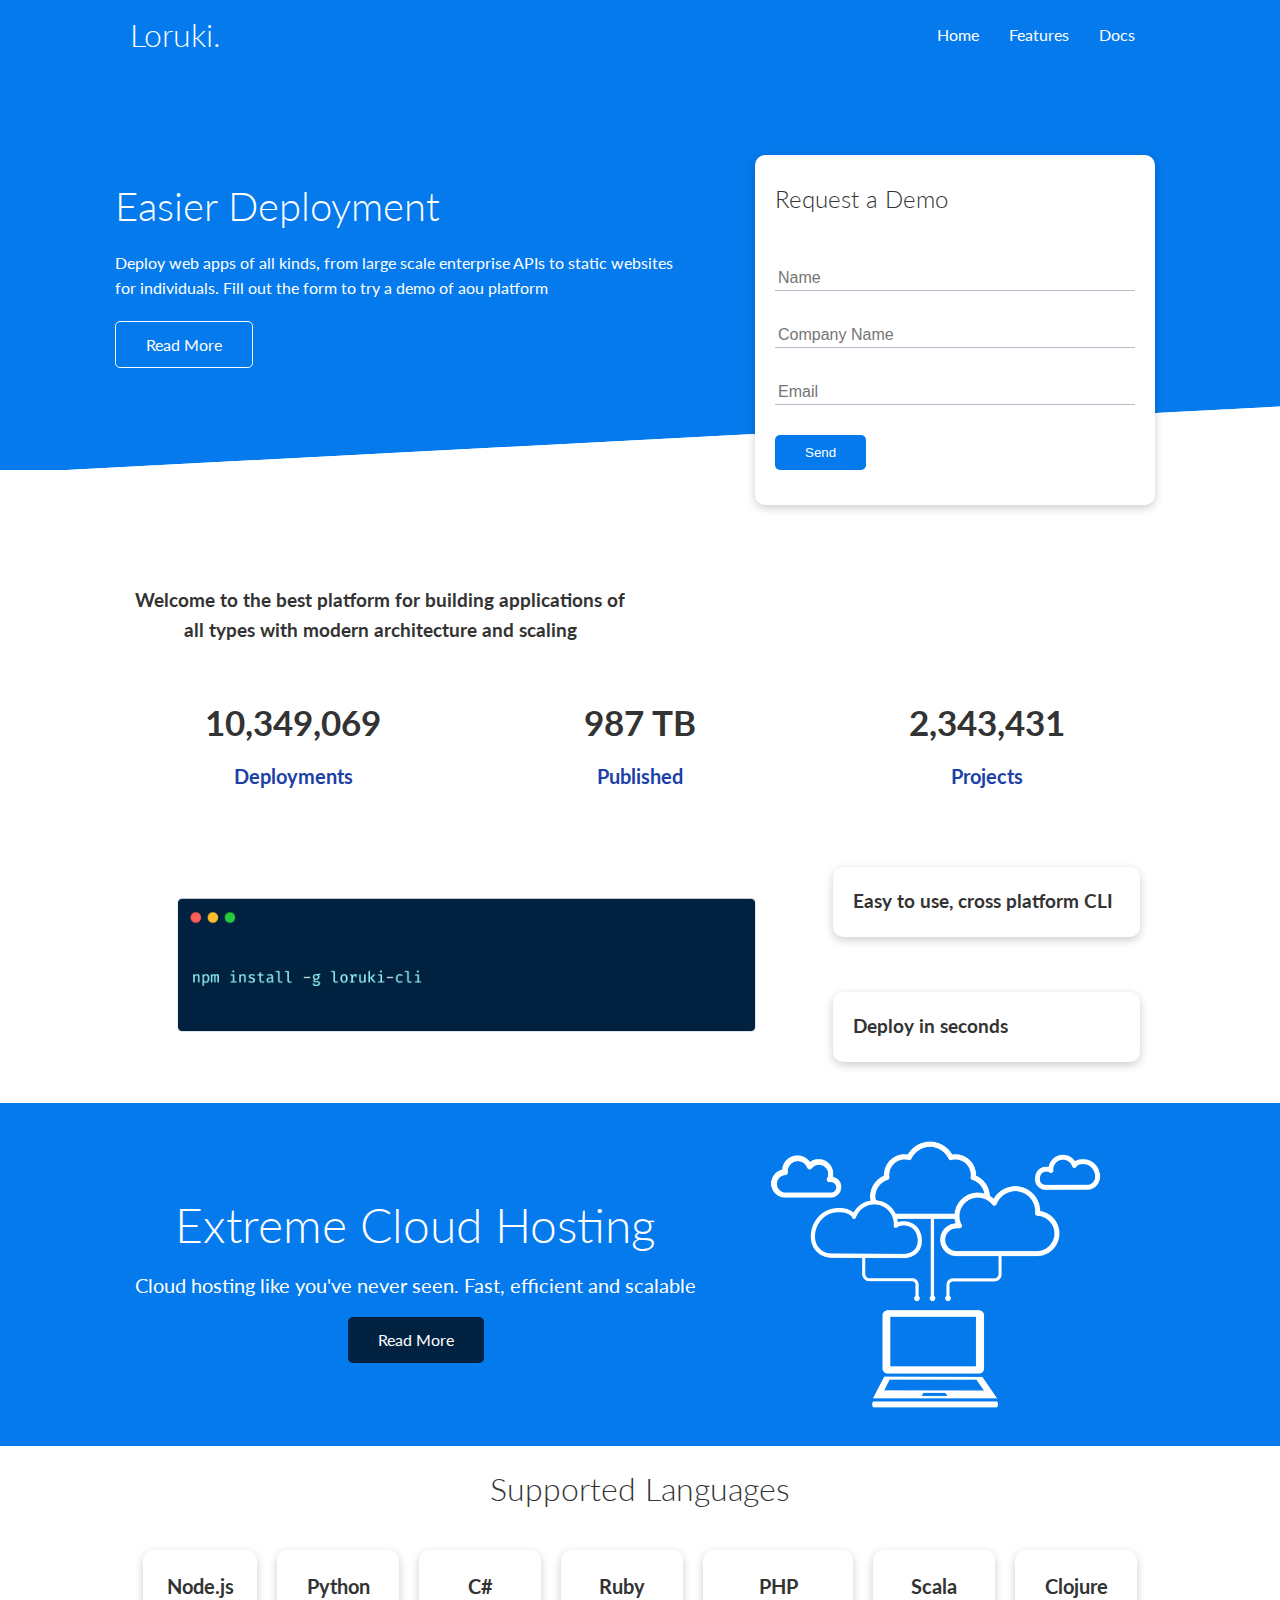
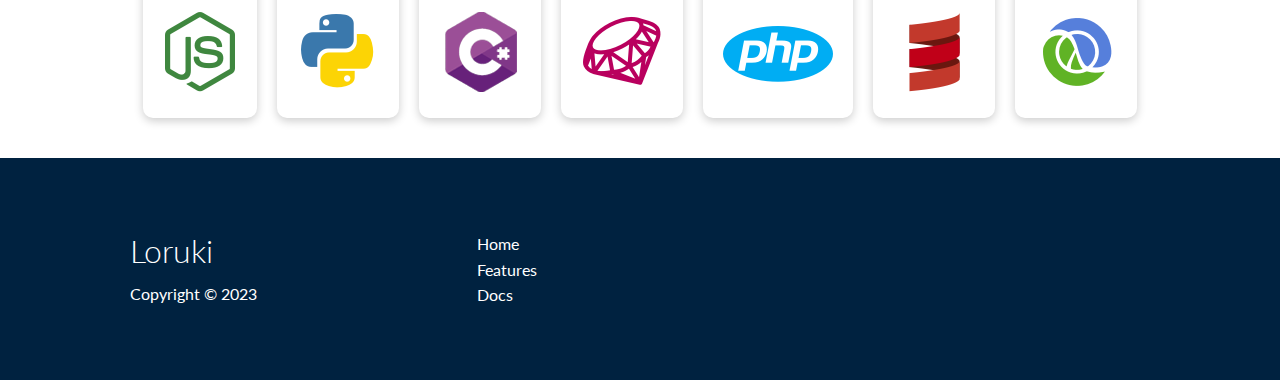
<file: index.html>
<!DOCTYPE html>
<html lang="en">
<head>
    <meta charset="UTF-8">
    <meta http-equiv="X-UA-Compatible" content="IE=edge">
    <meta name="viewport" content="width=device-width, initial-scale=1.0">
    <link rel="stylesheet" href="https://cdnjs.cloudflare.com/ajax/libs/font-awesome/6.4.0/css/all.min.css" integrity="sha512-iecdLmaskl7CVkqkXNQ/ZH/XLlvWZOJyj7Yy7tcenmpD1ypASozpmT/E0iPtmFIB46ZmdtAc9eNBvH0H/ZpiBw==" crossorigin="anonymous" referrerpolicy="no-referrer" />
    <link rel="stylesheet" href="css/style.css">
    <link rel="stylesheet" href="css/utilities.css">
    <title>Loruki | Cloud Hosting For Everyone Tutorial</title>
</head>
<body>
    <!--Navbar-->
    <div class="navbar">
        <div class="container flex">
            <h1 class="logo">Loruki.</h1>
            <nav>
                <ul>
                    <li> <a href="index.html">Home</a> </li>
                    <li> <a href="features.html">Features</a> </li>
                    <li> <a href="docs.html">Docs</a> </li>
                </ul>
            </nav>
        </div>
    </div>
    
    <!--Showcase-->
    <section class="showcase">
        <div class="container grid">
            <div class="showcase-text">
                <h1>Easier Deployment</h1>
                <p>Deploy web apps of all kinds, from large scale enterprise APIs to static websites for individuals. Fill out the form to try a demo of aou platform</p>
                <a href="features.html" class="btn btn-outline">Read More</a>
            </div>

            <div class="showcase-form card">
                <h2>Request a Demo</h2>
                <form name="contact" netlify-honeypot="bot-field" method="POST" data-netlify="true">
                    <input type="hidden" name="form-name" value="contact">
                    <p class="hidden">
                        <label>Don t fill this out if you're human: <input name="bot-field" /></label>
                      </p>
                    <div class="form-control">
                        <input type="text" name="name" placeholder="Name" required>
                    </div>
                    <div class="form-control">
                        <input type="text" name="company" placeholder="Company Name" required>
                    </div>
                    <div class="form-control">
                        <input type="email" name="email" placeholder="Email" required>
                    </div>
                    <input type="submit" value="Send" class="btn btn-primary">
                </form>
            </div>
        </div>
    </section>

    <!--Stats-->
    <section class="stats">
        <div class="container">
            <h3 class="stats-heading text-center my-1">
                Welcome to the best platform for building applications of all types with modern architecture and scaling
            </h3>

            <div class="grid grid-3 text-center my-4">
                <div>
                    <i class="fas fa-server fa-3x"></i>
                    <h3>10,349,069</h3>
                    <p class="text-secondary">Deployments</p>
                </div>
                <div>
                    <i class="fas fa-upload fa-3x"></i>
                    <h3>987 TB</h3>
                    <p class="text-secondary">Published</p>
                </div>
                <div>
                    <i class="fas fa-project-diagram fa-3x"></i>
                    <h3>2,343,431</h3>
                    <p class="text-secondary">Projects</p>
                </div>
            </div>
        </div>
    </section>

    <!--Cli-->
    <section class="cli">
        <div class="container grid">
            <img src="images/cli.png" alt="">
            <div class="card">
                <h3>Easy to use, cross platform CLI</h3>
            </div>
            <div class="card">
                <h3>Deploy in seconds</h3>
            </div>
        </div>
    </section>

    <!--Cloud-->
    <section class="cloud bg-primary my-2 py-2">
        <div class="container grid">
            <div class="text-center">
                <h2 class="lg">Extreme Cloud Hosting</h2>
                <p class="lead my-1">Cloud hosting like you've never seen. Fast, efficient and scalable</p>
                <a href="features.html" class="btn btn-dark">Read More</a>
            </div>
            <img src="images/cloud.png" alt="">
        </div>
    </section>

    <!--Languages-->
    <sesction class="languages">
        <h2 class="md text-center my-2">
            Supported Languages
        </h2>
        <div class="container flex">
            <div class="card">
                <h4>Node.js</h4>
                <img src="images/logos/node.png" alt="">
            </div>
            <div class="card">
                <h4>Python</h4>
                <img src="images/logos/python.png" alt="">
              </div>
              <div class="card">
                <h4>C#</h4>
                <img src="images/logos/csharp.png" alt="">
              </div>
              <div class="card">
                <h4>Ruby</h4>
                <img src="images/logos/ruby.png" alt="">
              </div>
              <div class="card">
                <h4>PHP</h4>
                <img src="images/logos/php.png" alt="">
              </div>
              <div class="card">
                <h4>Scala</h4>
                <img src="images/logos/scala.png" alt="">
              </div>
              <div class="card">
                <h4>Clojure</h4>
                <img src="images/logos/clojure.png" alt="">
              </div>
        </div>
    </sesction>

    <!--Footer-->
    <footer class="footer bg-dark py-5">
        <div class="container grid grid-3">
            <div>
                <h1>Loruki</h1>
                <p>Copyright &copy; 2023</p>
            </div>
            <nav>
                <ul>
                    <li><a href="index.html">Home</a></li>
                    <li><a href="features.html">Features</a></li>
                    <li><a href="docs.html">Docs</a></li>
                </ul>
            </nav>
            <div class="social">
                <a href="#"><i class="fab fa-github fa-2x"></i></a>
                <a href="#"><i class="fab fa-facebook fa-2x"></i></a>
                <a href="#"><i class="fab fa-instagram fa-2x"></i></a>
                <a href="#"><i class="fab fa-twitter fa-2x"></i></a>
            </div>
        </div>
    </footer>
</body>
</html>
</file>
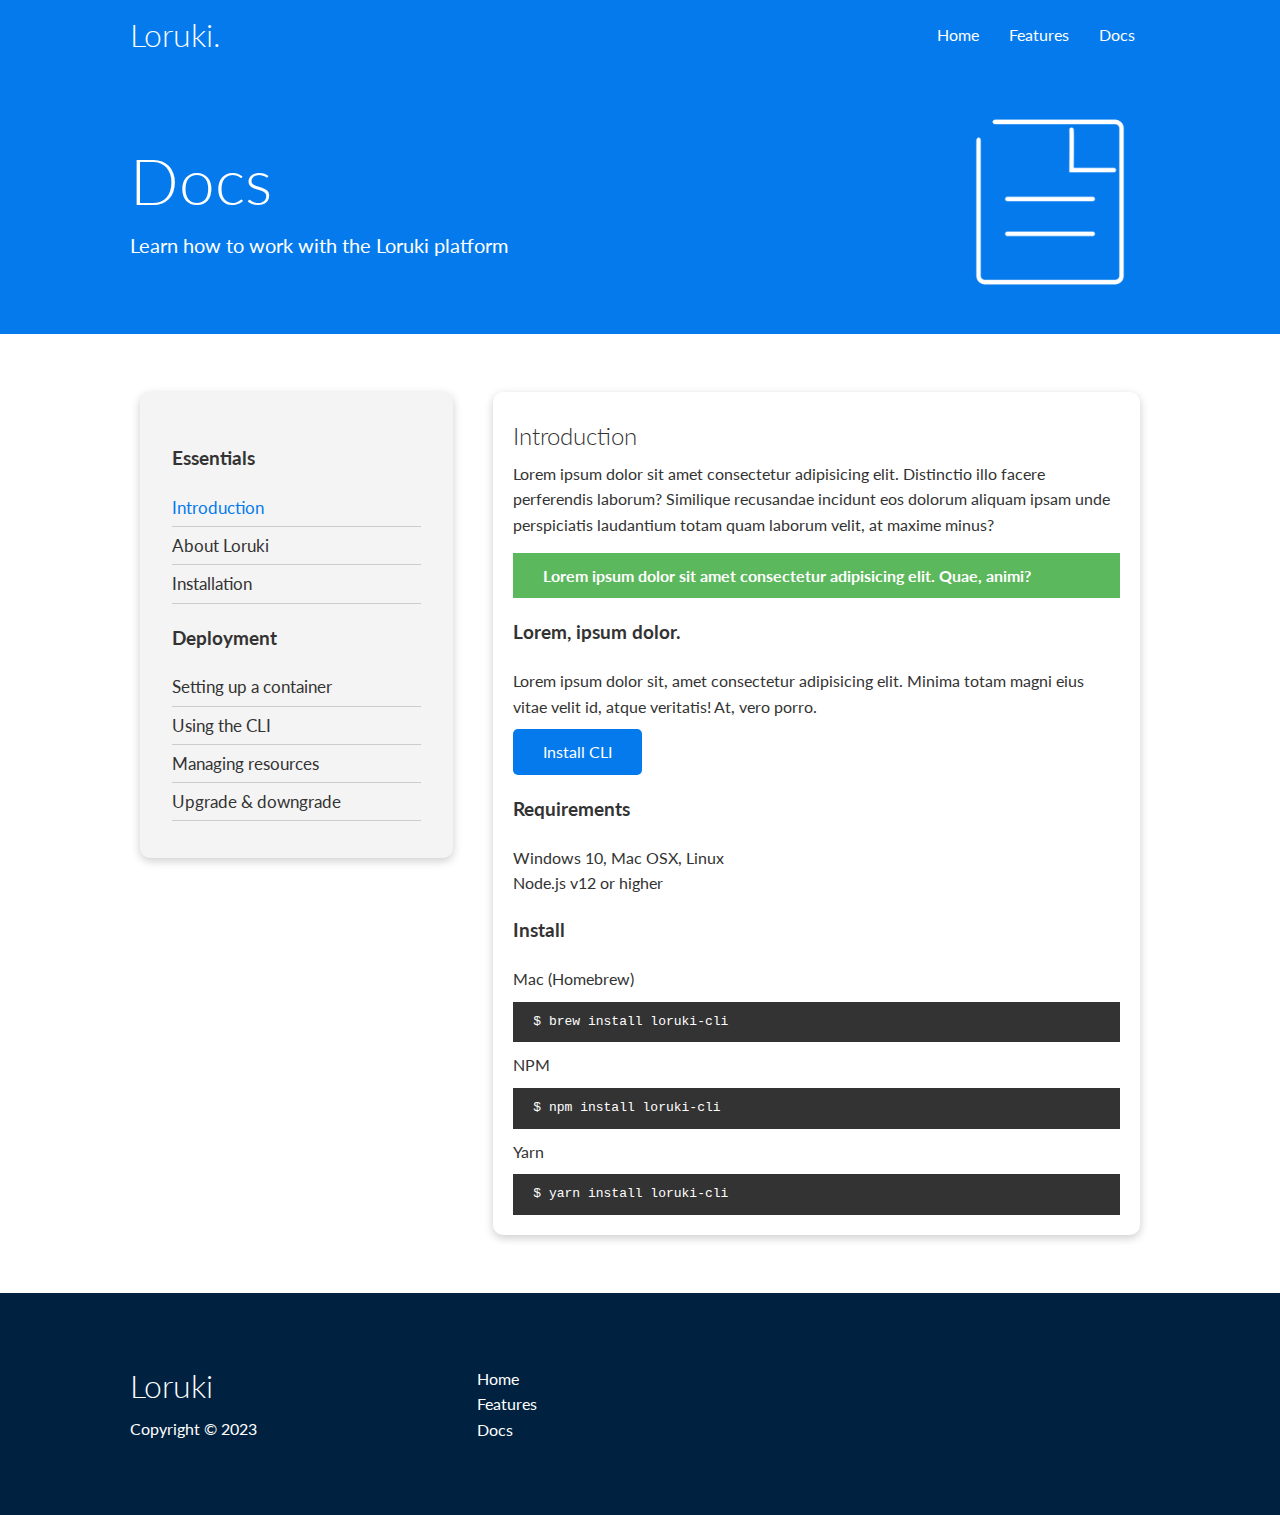
<file: docs.html>
<!DOCTYPE html>
<html lang="en">
<head>
    <meta charset="UTF-8">
    <meta http-equiv="X-UA-Compatible" content="IE=edge">
    <meta name="viewport" content="width=device-width, initial-scale=1.0">
    <link rel="stylesheet" href="https://cdnjs.cloudflare.com/ajax/libs/font-awesome/6.4.0/css/all.min.css" integrity="sha512-iecdLmaskl7CVkqkXNQ/ZH/XLlvWZOJyj7Yy7tcenmpD1ypASozpmT/E0iPtmFIB46ZmdtAc9eNBvH0H/ZpiBw==" crossorigin="anonymous" referrerpolicy="no-referrer" />
    <link rel="stylesheet" href="css/style.css">
    <link rel="stylesheet" href="css/utilities.css">
    <title>Loruki | Cloud Hosting For Everyone Tutorial</title>
</head>
<body>
    <!--Navbar-->
    <div class="navbar">
        <div class="container flex">
            <h1 class="logo">Loruki.</h1>
            <nav>
                <ul>
                    <li> <a href="index.html">Home</a> </li>
                    <li> <a href="features.html">Features</a> </li>
                    <li> <a href="docs.html">Docs</a> </li>
                </ul>
            </nav>
        </div>
    </div>
    <!--Head-->

    <section class="docs-head bg-primary py-3">
        <div class="container grid">
            <div>
                <h1 class="xl">Docs</h1>
                <p class="lead">
                  Learn how to work with the Loruki platform
                </p>
            </div>
            <img src="images/docs.png" alt="">
        </div>
    </section>

    <!--Docs Main-->
    <section class="docs-main my-4">
        <div class="container grid">
            <div class="card bg-light p-3">
                <h3 class="my-2">Essentials</h3>
                <nav>
                    <ul>
                        <li><a class="text-primary" href="#">Introduction</a></li>
                        <li><a href="#">About Loruki</a></li>
                        <li><a href="#">Installation</a></li>
                    </ul>
                </nav>

                <h3 class="my-2">Deployment</h3>
                <nav>
                    <ul>
                        <li><a href="#">Setting up a container</a></li>
						<li><a href="#">Using the CLI</a></li>
						<li><a href="#">Managing resources</a></li>
						<li><a href="#">Upgrade & downgrade</a></li>
                    </ul>
                </nav>
            </div>
            <div class="card">
                <h2>Introduction</h2>
                <p>Lorem ipsum dolor sit amet consectetur adipisicing elit. Distinctio illo facere perferendis laborum? Similique recusandae incidunt eos dolorum aliquam ipsam unde perspiciatis laudantium totam quam laborum velit, at maxime minus?</p>

                <div class="alert alert-success">
                    <i class="fas fa-info"></i> Lorem ipsum dolor sit amet consectetur adipisicing elit. Quae, animi?
                </div>

                <h3>Lorem, ipsum dolor.</h3>
                <p>Lorem ipsum dolor sit, amet consectetur adipisicing elit. Minima totam magni eius vitae velit id, atque veritatis! At, vero porro.</p>
                <a href="#" class="btn btn-primary">Install CLI</a>

                <h3>Requirements</h3>
                <ul>
                    <li>Windows 10, Mac OSX, Linux</li>
                    <li>Node.js v12 or higher</li>
                </ul>

                <h3>Install</h3>
                <p>Mac (Homebrew)</p>
                <pre><code>$ brew install loruki-cli</code></pre>
                <p>NPM</p>
                <pre><code>$ npm install loruki-cli</code></pre>
                <p>Yarn</p>
                <pre><code>$ yarn install loruki-cli</code></pre>

            </div>
        </div>
    </section>

    <!--Footer-->
    <footer class="footer bg-dark py-5">
        <div class="container grid grid-3">
            <div>
                <h1>Loruki</h1>
                <p>Copyright &copy; 2023</p>
            </div>
            <nav>
                <ul>
                    <li><a href="index.html">Home</a></li>
                    <li><a href="features.html">Features</a></li>
                    <li><a href="docs.html">Docs</a></li>
                </ul>
            </nav>
            <div class="social">
                <a href="#"><i class="fab fa-github fa-2x"></i></a>
                <a href="#"><i class="fab fa-facebook fa-2x"></i></a>
                <a href="#"><i class="fab fa-instagram fa-2x"></i></a>
                <a href="#"><i class="fab fa-twitter fa-2x"></i></a>
            </div>
        </div>
    </footer>
</body>
</html>
</file>
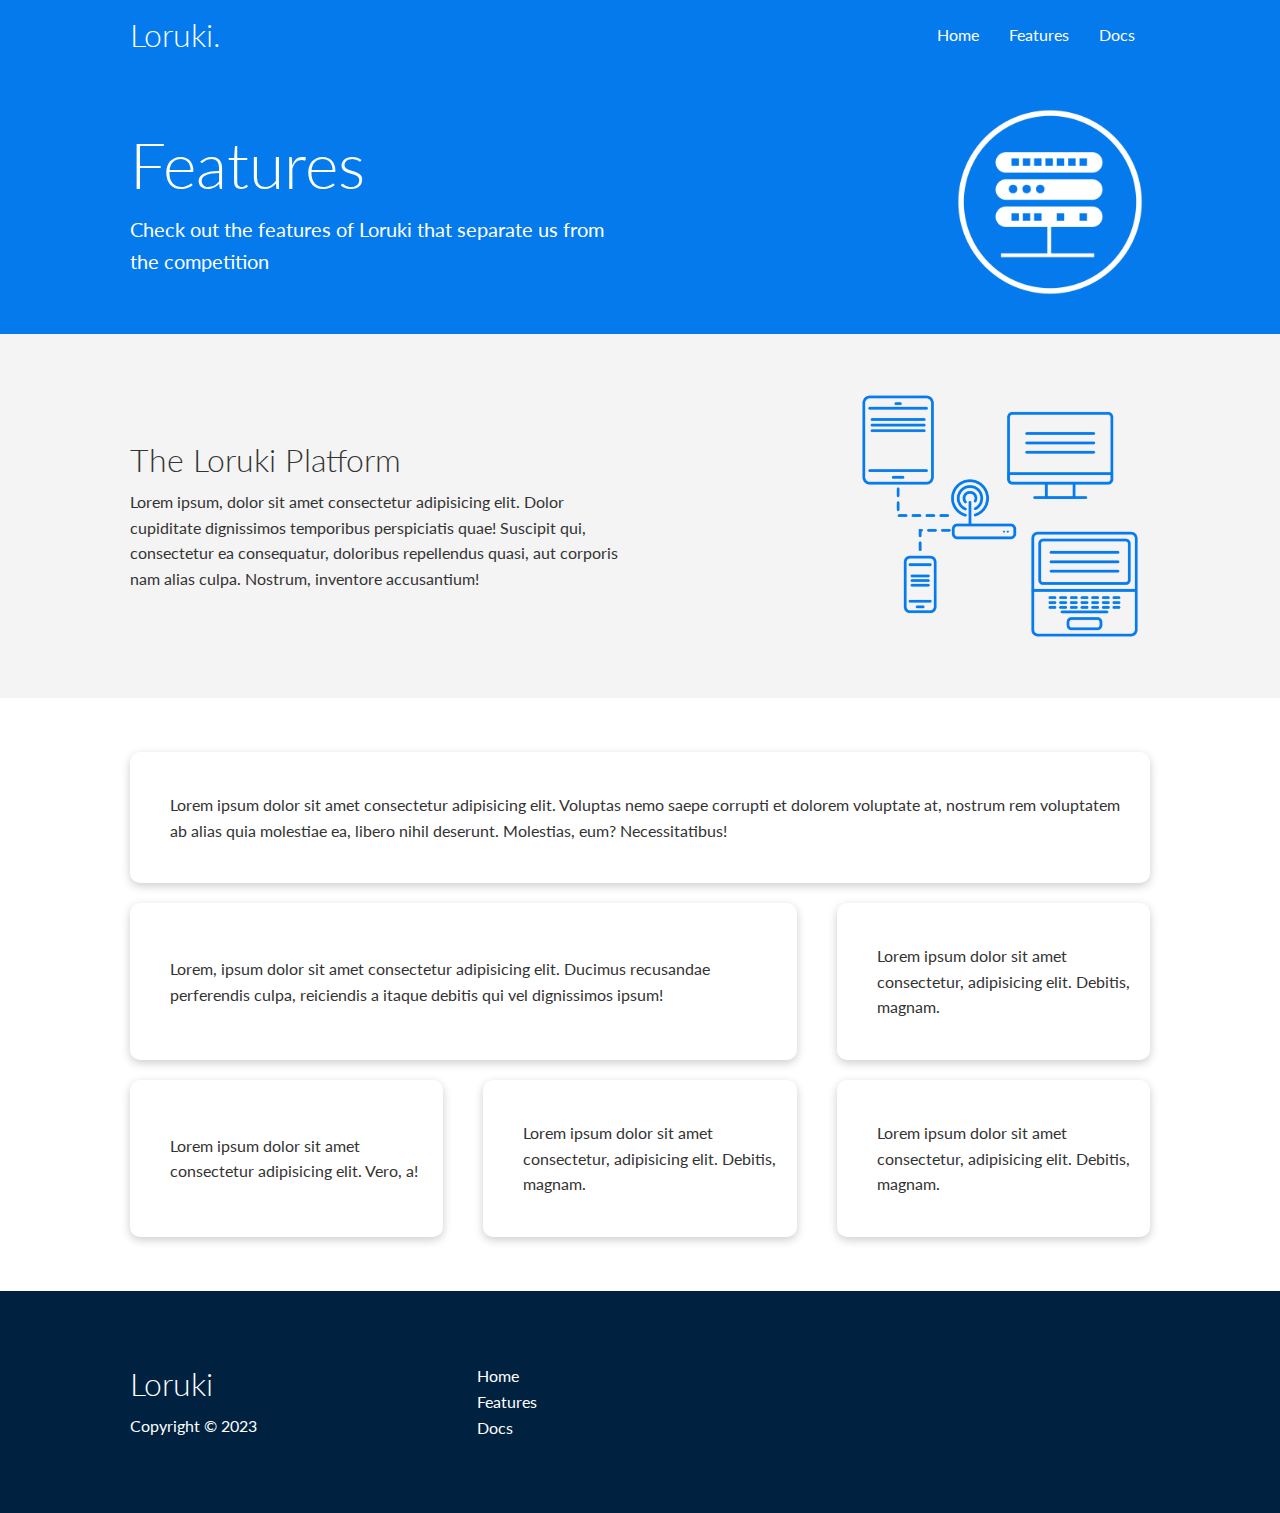
<file: features.html>
<!DOCTYPE html>
<html lang="en">
<head>
    <meta charset="UTF-8">
    <meta http-equiv="X-UA-Compatible" content="IE=edge">
    <meta name="viewport" content="width=device-width, initial-scale=1.0">
    <link rel="stylesheet" href="https://cdnjs.cloudflare.com/ajax/libs/font-awesome/6.4.0/css/all.min.css" integrity="sha512-iecdLmaskl7CVkqkXNQ/ZH/XLlvWZOJyj7Yy7tcenmpD1ypASozpmT/E0iPtmFIB46ZmdtAc9eNBvH0H/ZpiBw==" crossorigin="anonymous" referrerpolicy="no-referrer" />
    <link rel="stylesheet" href="css/style.css">
    <link rel="stylesheet" href="css/utilities.css">
    <title>Loruki | Cloud Hosting For Everyone Tutorial</title>
</head>
<body>
    <!--Navbar-->
    <div class="navbar">
        <div class="container flex">
            <h1 class="logo">Loruki.</h1>
            <nav>
                <ul>
                    <li> <a href="index.html">Home</a> </li>
                    <li> <a href="features.html">Features</a> </li>
                    <li> <a href="docs.html">Docs</a> </li>
                </ul>
            </nav>
        </div>
    </div>
    <!--Head-->

    <section class="features-head bg-primary py-3">
        <div class="container grid">
            <div>
                <h1 class="xl">Features</h1>
                <p class="lead">
                    Check out the features of Loruki that separate us from the
                    competition
                </p>
            </div>
            <img src="images/server.png" alt="">
        </div>
    </section>

    <!-- Sub head -->

    <section class="features-sub-head bg-light py-3">
        <div class="container grid">
            <div>
                <h1 class="md">The Loruki Platform</h1>
                <p>
                 Lorem ipsum, dolor sit amet consectetur adipisicing elit. Dolor cupiditate dignissimos temporibus perspiciatis quae! Suscipit qui, consectetur ea consequatur, doloribus repellendus quasi, aut corporis nam alias culpa. Nostrum, inventore accusantium!
                </p>
            </div>
            <img src="images/server2.png" alt="">
        </div>
    </section>

    <!--Main features-->

    <section class="features-main my-2">
        <div class="container grid grid-3">
            <div class="card flex">
                <i class="fas fa-server fa-3x"></i>
                <p>Lorem ipsum dolor sit amet consectetur adipisicing elit. Voluptas nemo saepe corrupti et dolorem voluptate at, nostrum rem voluptatem ab alias quia molestiae ea, libero nihil deserunt. Molestias, eum? Necessitatibus!</p>
            </div>
            <div class="card flex">
                <i class="fas fa-network-wired fa-3x"></i>
                <p>
                    Lorem, ipsum dolor sit amet consectetur adipisicing elit. Ducimus
                    recusandae perferendis culpa, reiciendis a itaque debitis qui vel
                    dignissimos ipsum!
                </p>
            </div>
            <div class="card flex">
                <i class="fas fa-laptop-code fa-3x"></i>
                <p>
                    Lorem ipsum dolor sit amet consectetur, adipisicing elit. Debitis,
                    magnam.
                </p>
            </div>
            <div class="card flex">
                <i class="fas fa-database fa-3x"></i>
                <p>
                    Lorem ipsum dolor sit amet consectetur adipisicing elit. Vero, a!
                </p>
            </div>
            <div class="card flex">
                <i class="fas fa-power-off fa-3x"></i>
                <p>
                    Lorem ipsum dolor sit amet consectetur, adipisicing elit. Debitis,
                    magnam.
                </p>
            </div>
            <div class="card flex">
                <i class="fas fa-upload fa-3x"></i>
                <p>
                    Lorem ipsum dolor sit amet consectetur, adipisicing elit. Debitis,
                    magnam.
                </p>
            </div>
        </div>
    </section>

    <!--Footer-->
    <footer class="footer bg-dark py-5">
        <div class="container grid grid-3">
            <div>
                <h1>Loruki</h1>
                <p>Copyright &copy; 2023</p>
            </div>
            <nav>
                <ul>
                    <li><a href="index.html">Home</a></li>
                    <li><a href="features.html">Features</a></li>
                    <li><a href="docs.html">Docs</a></li>
                </ul>
            </nav>
            <div class="social">
                <a href="#"><i class="fab fa-github fa-2x"></i></a>
                <a href="#"><i class="fab fa-facebook fa-2x"></i></a>
                <a href="#"><i class="fab fa-instagram fa-2x"></i></a>
                <a href="#"><i class="fab fa-twitter fa-2x"></i></a>
            </div>
        </div>
    </footer>
</body>
</html>
</file>
<file: css/style.css>
@import url('https://fonts.googleapis.com/css2?family=Lato:wght@300&display=swap');

:root{
    --primary-color: #047aed;
    --secondary-color: #1c3fa8;
    --dark-color: #002240;
    --light-color: #f4f4f4;
    --success-color: #5cb85c;
    --error-color: #d9534f;
}

*{
    box-sizing: border-box;
    padding: 0;
    margin: 0;
}

body{
    font-family: 'Lato', sans-serif;
    color: #333;
    line-height: 1.6;
}

ul{
    list-style-type: none;
}

a{
    text-decoration: none;
    color: #333;
}
h1, h2{
    font-weight: 300;
    line-height: 1.2;
    margin: 10px 0;
}

p{
    margin: 10px 0;
}

img{
    width: 100%;
}

code, pre{
    background: #333;
    color: #fff;
    padding: 10px;
}

.hidden{
    visibility: hidden;
    height: 0;
}

/*Navbar*/
.navbar{
    background-color: var(--primary-color);
    color: #fff;
    height: 70px;
}

.navbar ul{
    display: flex;
}

.navbar a{
    color: #fff;
    padding: 10px;
    margin: 0 5px;
}

.navbar a:hover{
    border-bottom: 2px #fff solid;
}

.navbar .flex{
    justify-content: space-between;
}

/*Showcase*/

.showcase{
    height: 400px;
    background-color: var(--primary-color);
    color: #fff;
    position: relative;
}

.showcase h1{
    font-size: 40px;
}
.showcase p{
    margin: 20px 0;
}
.showcase .grid{
    overflow: visible;
    grid-template-columns: 55% 45%;
    gap: 30px;
}

.showcase-text{
    animation: slideInFromLeft 1s ease-in;
}

.showcase-form{
    position: relative;
    top: 60px;
    height:  350px;
    width: 400px;
    padding: 40px;
    z-index: 100;
    justify-self: flex-end;
    animation: slideInFromRight 1s ease-in;
}

.showcase-form .form-control{
    margin: 30px 0;
}
.showcase-form input[type='text'],
.showcase-form input[type='email']{
    border: 0;
    border-bottom: 1px solid #b4becb;
    width: 100%;
    padding: 3px;
    font-size: 16px;
}
.showcase-form input:focus{
    outline: none;
}

.showcase::before,
.showcase::after{
    content: '';
    position: absolute;
    height: 100px;
    bottom: -70px;
    right: 0;
    left: 0;
    background: #fff;
    transform: skewY(-3deg);
    -webkit-transform: skewY(-3deg);
    -moz-transform: skewY(-3deg);
    -ms-transform: skewY(-3deg);
}

/*Stats*/

.stats{
    padding-top: 100px;
    animation: slideInFromBottom 1s ease-in;
}

.stats-heading{
    max-width: 500px;
    margin: auto;
}

.stats .grid h3{
    font-size: 35px;
}

.stats .grid p{
    font-size: 20px;
    font-weight: bold;
}

/*Cli*/

.cli .grid{
    grid-template-columns: repeat(3, 1fr);
    grid-template-rows: repeat(2, 1fr);
}

.cli .grid > *:first-child{
    grid-column: 1 / span 2;
    grid-row: 1 / span 2;
}

/*Cloud*/

.cloud .grid{
    grid-template-columns: 4fr 3fr;
}

/*Languages*/
.languages .flex{
    flex-wrap: wrap;
}
.languages .card{
    text-align: center;
    margin: 18px 10px 40px;
    transition: transform 0.2s ease-in;
}
.languages .card h4{
    font-size: 20px;
    margin-bottom: 10px;
}
.languages .card:hover{
    transform: translateY(-15px);
}

/*Features*/

.features-head img,
.docs-head img{
    width: 200px;
    justify-self: flex-end;
}
.features-sub-head img{
    width: 300px;
    justify-self: flex-end;
}

.features-main .card > i{
    margin-right: 20px;
}

.features-main .grid{
    padding: 30px;
}

.features-main .grid > *:first-child{
    grid-column: 1 / span 3;
}
.features-main .grid > *:nth-child(2){
    grid-column: 1 / span 2;
}

/*Docs*/

.docs-main h3{
    margin: 20px 0;
}

.docs-main .grid{
    grid-template-columns: 1fr 2fr;
    align-items: flex-start;
}

.docs-main nav li{
    font-size: 17px;
    padding-bottom: 5px;
    margin-bottom: 5px;
    border-bottom: 1px #ccc solid;
}

.docs-main a:hover{
    font-weight: bold;
}

/*Footer*/

.footer .social a{
    margin: 0 10px;
}

/*Animations*/

@keyframes slideInFromLeft{
    0%{
        transform: translateX(-100%);
    }
    100%{
        transform: translateX(0%);
    }
}

@keyframes slideInFromRight{
    0%{
        transform: translateX(100%);
    }
    100%{
        transform: translateX(0%);
    }
}

@keyframes slideInFromTop{
    0%{
        transform: translateY(-100%);
    }
    100%{
        transform: translateX(0%);
    }
}
@keyframes slideInFromBottom{
    0%{
        transform: translateY(100%);
    }
    100%{
        transform: translateX(0%);
    }
}

/*Tablets and under*/

@media(max-width: 768px){
    .grid,
    .showcase .grid,
    .stats .grid,
    .cli .grid,
    .cloud .grid,
    .features-main .grid,
    .docs-main .grid {
        grid-template-columns: 1fr;
        grid-template-rows: 1fr;
    }

    .showcase{
        height: auto;
    }
    .showcase-text {
        text-align: center;
        margin-top: 40px;
        animation: slideInFromTop 1s ease-in;
    }

    .showcase-form{
        justify-self: center;
        margin: auto;
        animation: slideInFromBottom 1s ease-in;
    }

    .cli .grid > *:first-child{
        grid-column: 1;
        grid-row: 1;
    }
    .features-head,
    .features-sub-head,
    .docs-head {
        text-align: center;
    }
    .features-head img,
    .features-sub-head img,
    .docs-head img {
        justify-self: center;
    }
    .features-main .grid > *:first-child,
    .features-main .grid > *:nth-child(2){
        grid-column: 1;
    }
}

/*mobile*/
@media(max-width: 500px){
    .navbar{
        height: 110px;
    }

    .navbar .flex{
        flex-direction: column;
    }
    .navbar ul{
        padding: 10px;
        background-color: rgba(0, 0, 0, 0.1);
    }
}
</file>
<file: css/utilities.css>
.container{
    max-width:  1100px;
    margin:  0 auto;
    overflow: auto;
    padding:  0 40px;
}

.card{
    background-color: #fff;
    color: #333;
    border-radius: 10px;
    box-shadow: 0 3px 10px rgba(0, 0, 0, 0.2);
    padding: 20px;
    margin: 10px;
}

.btn{
    display: inline-block;
    padding: 10px 30px;
    cursor: pointer;
    background: var(--primary-color);
    color: #fff;
    border: none;
    border-radius: 5px;
}
.btn-outline{
    background-color: transparent;
    border: 1px #fff solid;
}
.btn:hover{
    transform: scale(0.98);
}

/*Backgrounds & colored buttons */

.bg-primary,
.btn-primary{
    background-color: var(--primary-color);
    color: #fff;
}

.bg-secondary,
.btn-secondary{
    background-color: var(--secondary-color);
    color: #fff;
}

.bg-dark,
.btn-dark{
    background-color: var(--dark-color);
    color: #fff;
}

.bg-light,
.btn-light{
    background-color: var(--light-color);
    color: #333;
}

.bg-primary a,
.btn-primary a,
.bg-secondary a,
.btn-secondary a,
.bg-dark a,
.btn-dark a{
    color: #fff;
}

/*Text colors */

.text-primary{
    color: var(--primary-color);
}

.text-secondary{
    color: var(--secondary-color);
}

.text-dark{
    color: var(--dark-color);
}

.text-light{
    color: var(--light-color);
}

/*Text sizes */

.lead{
    font-size: 20px;
}
.sm{
    font-size: 1rem;
}
.md{
    font-size: 2rem;
}
.lg{
    font-size: 3rem;
}
.xl{
    font-size: 4rem;
}

.text-center{
    text-align: center;
}

/*Alert*/

.alert{
    background-color: var(--light-color);
    padding: 10px 20px;
    font-weight: bold;
    margin: 15px 0;
}

.alert i{
    margin-right: 10px;
}

.alert-success{
    background-color: var(--success-color);
    color: #fff;
}
.alert-error{
    background-color: var(--error-color);
    color: #fff;
}

.flex{
    display: flex;
    justify-content: center;
    align-items: center;
    height: 100%;
}

.grid{
    display: grid;
    grid-template-columns: repeat(2, 1fr);
    gap: 20px;
    justify-content: center;
    align-items: center;
    height: 100%;
}
.grid-3{
    grid-template-columns: repeat(3, 1fr);
}

/*Margin*/
.my-1{
    margin: 1rem 0;
}
.my-2{
    margin: 1.5rem 0;
}
.my-3{
    margin: 2rem 0;
}
.my-4{
    margin: 3rem 0;
}
.my-5{
    margin: 4rem 0;
}

.m-1{
    margin: 1rem;
}
.m-2{
    margin: 1.5rem;
}
.m-3{
    margin: 2rem;
}
.m-4{
    margin: 3rem;
}
.m-5{
    margin: 4rem;
}

/*Padding*/
.py-1{
    padding: 1rem 0;
}
.py-2{
    padding: 1.5rem 0;
}
.py-3{
    padding: 2rem 0;
}
.py-4{
    padding: 3rem 0;
}
.py-5{
    padding: 4rem 0;
}

.p-1{
    padding: 1rem;
}
.p-2{
    padding: 1.5rem;
}
.p-3{
    padding: 2rem;
}
.p-4{
    padding: 3rem;
}
.p-5{
    padding: 4rem;
}
</file>
